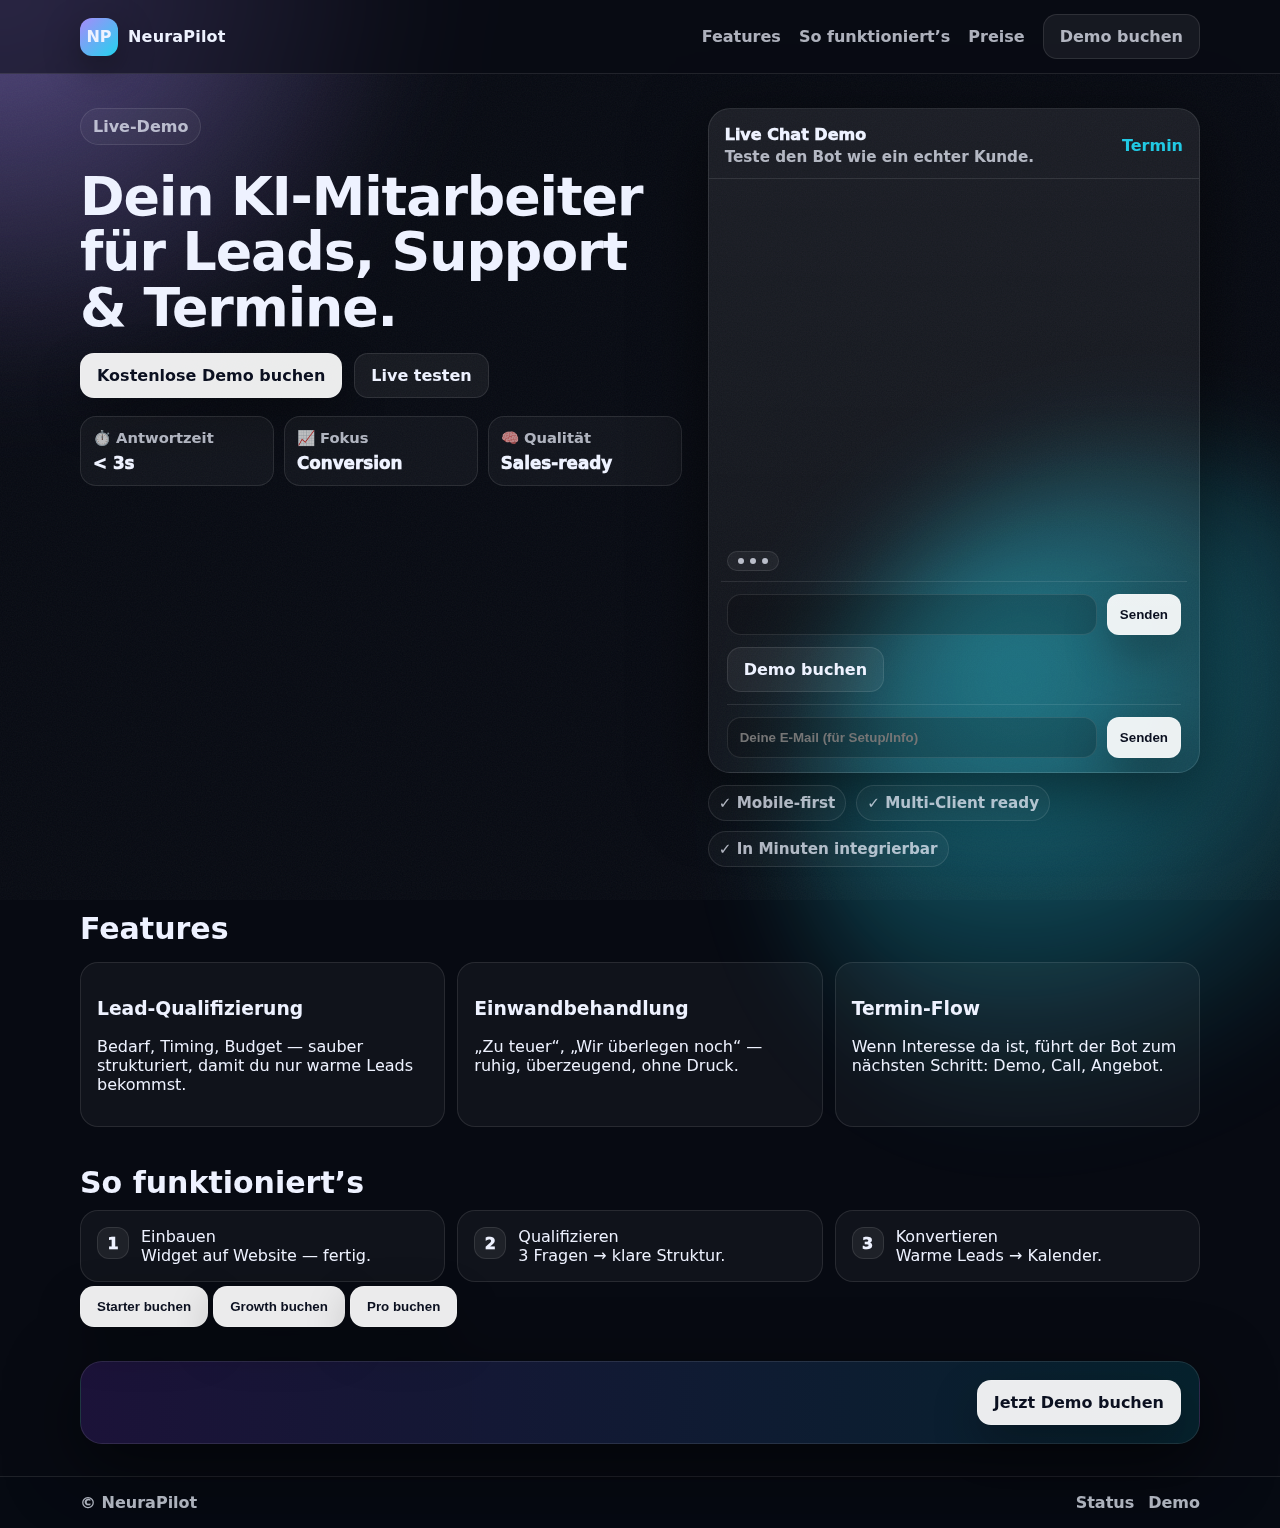
<file: templates/index.html>
<!doctype html>
<html lang="de">
<head>
  <meta charset="utf-8"/>
  <meta name="viewport" content="width=device-width, initial-scale=1"/>
  <title>NeuraPilot — KI für Leads & Support</title>
  <meta name="description" content="Qualifiziert Leads, behandelt Einwände und bucht Termine — 24/7."/>
  <link rel="stylesheet" href="/static/style.css"/>
</head>
<body data-client="{{ client_id }}">
  <div class="bg">
    <div class="blob blob--a"></div>
    <div class="blob blob--b"></div>
    <div class="noise"></div>
  </div>

  <header class="topbar">
    <div class="container topbar__inner">
      <a class="brand" href="#">
        <span class="brand__mark" id="brandMark">NP</span>
        <span class="brand__name" id="brandName">NeuraPilot</span>
      </a>

      <nav class="nav">
        <a href="#features" id="navFeatures">Features</a>
        <a href="#how" id="navHow">So funktioniert’s</a>
        <a href="#pricing" id="navPricing">Preise</a>
        <a class="btn btn--ghost" id="navDemo" href="#" target="_blank" rel="noopener">Demo buchen</a>
      </nav>

      <button class="hamburger" id="hamburger" aria-label="Menü öffnen">
        <span></span><span></span><span></span>
      </button>
    </div>

    <div class="mobileNav" id="mobileNav" aria-hidden="true">
      <a href="#features">Features</a>
      <a href="#how">So funktioniert’s</a>
      <a href="#pricing">Preise</a>
      <a class="btn" id="mobileDemo" href="#" target="_blank" rel="noopener">Demo buchen</a>
    </div>
  </header>

  <main class="container">
    <section class="hero">
      <div class="hero__left reveal">
        <div class="badge" id="badge">Live-Demo</div>
        <h1 id="headline">Dein KI-Mitarbeiter für Leads, Support & Termine.</h1>
        <p class="sub" id="subheadline"></p>

        <div class="cta">
          <a class="btn" id="primaryCta" href="#" target="_blank" rel="noopener">Kostenlose Demo buchen</a>
          <a class="btn btn--ghost" id="secondaryCta" href="#demo">Live testen</a>
        </div>

        <div class="kpis">
          <div class="kpi">
            <div class="kpi__top">⏱️ Antwortzeit</div>
            <div class="kpi__val">&lt; 3s</div>
          </div>
          <div class="kpi">
            <div class="kpi__top">📈 Fokus</div>
            <div class="kpi__val">Conversion</div>
          </div>
          <div class="kpi">
            <div class="kpi__top">🧠 Qualität</div>
            <div class="kpi__val">Sales-ready</div>
          </div>
        </div>
      </div>

      <div class="hero__right reveal" id="demo">
        <div class="card">
          <div class="card__head">
            <div>
              <div class="card__title" id="chatTitle">Live Chat Demo</div>
              <div class="card__sub" id="chatSubtitle">Teste den Bot wie ein echter Kunde.</div>
            </div>
            <a class="link" id="demoLinkTop" href="#" target="_blank" rel="noopener">Termin</a>
          </div>

          <div class="chat">
            <div class="chat__msgs" id="msgs" aria-live="polite"></div>

            <div class="chat__typing" id="typing" hidden>
              <span class="dot"></span><span class="dot"></span><span class="dot"></span>
            </div>

            <div class="chat__bar">
              <input id="input" class="chat__input" autocomplete="off" aria-label="Nachricht"/>
              <button id="send" class="btn btn--small">Senden</button>
            </div>

            <div class="chat__hint" id="chatHint"></div>

<div class="chat__actions" id="actions" hidden>
  <a class="btn btn--ghost" id="actionDemo" href="#" target="_blank" rel="noopener">Demo buchen</a>
</div>

<div class="leadbar" id="leadbar" hidden>
  <input class="leadbar__input" id="leadEmail" type="email" placeholder="Deine E-Mail (für Setup/Info)" />
  <button class="btn btn--small" id="leadSend">Senden</button>
</div>

<div class="leadbar__hint" id="leadHint" hidden>
  Wir schicken dir nur das Setup/Infos — kein Spam.
</div>
          </div>
        </div>

        <div class="micro">
          <span>✓ Mobile-first</span>
          <span>✓ Multi-Client ready</span>
          <span>✓ In Minuten integrierbar</span>
        </div>
      </div>
    </section>

    <section id="features" class="section reveal">
      <h2 id="featuresTitle">Features</h2>
      <p class="section__sub" id="featuresSubtitle"></p>

      <div class="grid">
        <div class="box">
          <h3>Lead-Qualifizierung</h3>
          <p>Bedarf, Timing, Budget — sauber strukturiert, damit du nur warme Leads bekommst.</p>
        </div>
        <div class="box">
          <h3>Einwandbehandlung</h3>
          <p>„Zu teuer“, „Wir überlegen noch“ — ruhig, überzeugend, ohne Druck.</p>
        </div>
        <div class="box">
          <h3>Termin-Flow</h3>
          <p>Wenn Interesse da ist, führt der Bot zum nächsten Schritt: Demo, Call, Angebot.</p>
        </div>
      </div>
    </section>

    <section id="how" class="section reveal">
      <h2>So funktioniert’s</h2>
      <div class="steps">
        <div class="step">
          <div class="step__n">1</div>
          <div>
            <div class="step__t">Einbauen</div>
            <div class="step__p">Widget auf Website — fertig.</div>
          </div>
        </div>
        <div class="step">
          <div class="step__n">2</div>
          <div>
            <div class="step__t">Qualifizieren</div>
            <div class="step__p">3 Fragen → klare Struktur.</div>
          </div>
        </div>
        <div class="step">
          <div class="step__n">3</div>
          <div>
            <div class="step__t">Konvertieren</div>
            <div class="step__p">Warme Leads → Kalender.</div>
          </div>
        </div>
      </div>
    </section>

<button class="btn" onclick="buy('starter')">Starter buchen</button>
<button class="btn" onclick="buy('growth')">Growth buchen</button>
<button class="btn" onclick="buy('pro')">Pro buchen</button>

<script>
async function buy(plan){
  const r = await fetch("/billing/checkout", {
    method:"POST",
    headers: {"Content-Type":"application/json"},
    body: JSON.stringify({plan})
  });
  const d = await r.json();
  if(d.url) window.location.href = d.url;
  else alert(d.error || "Payment error");
}
</script>

    <section class="section reveal">
      <div class="ctaCard">
        <div>
          <h2 id="closingTitle"></h2>
          <p id="closingSubtitle"></p>
        </div>
        <a class="btn" id="closingCta" href="#" target="_blank" rel="noopener">Jetzt Demo buchen</a>
      </div>
    </section>
  </main>

  <footer class="footer">
    <div class="container footer__inner">
      <div>© <span id="year"></span> <span id="brandNameFooter">NeuraPilot</span></div>
      <div class="footer__links">
        <a href="/health">Status</a>
        <a id="footerDemo" href="#" target="_blank" rel="noopener">Demo</a>
      </div>
    </div>
  </footer>

  <script src="/static/app.js" defer></script>
</body>
</html>
</file>
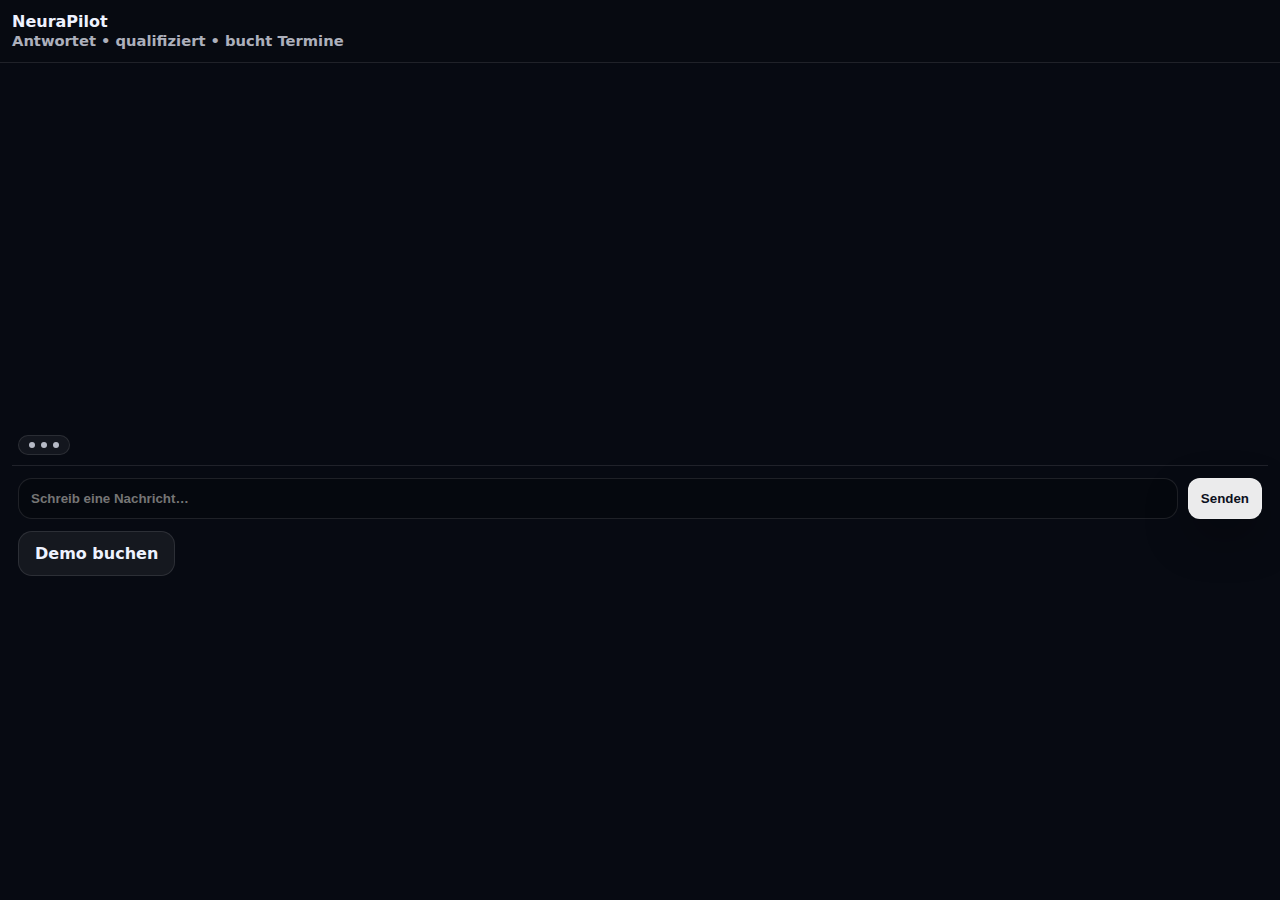
<file: templates/embed.html>
<!doctype html>
<html lang="de">
<head>
  <meta charset="utf-8"/>
  <meta name="viewport" content="width=device-width, initial-scale=1"/>
  <link rel="stylesheet" href="/static/style.css"/>
  <style>
    body{margin:0}
    .embedShell{height:100vh; display:flex; flex-direction:column;}
    .embedTop{padding:12px 12px; border-bottom:1px solid var(--line); background:rgba(7,10,18,.85)}
    .embedTop b{display:block}
    .embedTop span{color:var(--muted); font-weight:650; font-size:.92rem}
    .embedChat{flex:1}
  </style>
</head>
<body data-client="{{ client_id }}">
  <div class="embedShell">
    <div class="embedTop">
      <b id="brandName">NeuraPilot</b>
      <span>Antwortet • qualifiziert • bucht Termine</span>
    </div>

    <div class="embedChat">
      <div class="chat" style="padding:12px">
        <div class="chat__msgs" id="msgs"></div>
        <div class="chat__typing" id="typing" hidden>
          <span class="dot"></span><span class="dot"></span><span class="dot"></span>
        </div>
        <div class="chat__bar">
          <input id="input" class="chat__input" placeholder="Schreib eine Nachricht…" autocomplete="off"/>
          <button id="send" class="btn btn--small">Senden</button>
        </div>

        <div class="chat__actions" id="actions" hidden>
          <a class="btn btn--ghost" id="actionDemo" href="#" target="_blank" rel="noopener">Demo buchen</a>
        </div>
      </div>
    </div>
  </div>

  <script src="/static/app.js" defer></script>
</body>
</html>
</file>
<file: static/style.css>
:root{
  --bg:#070A12;
  --accentA:#a78bfa;
  --accentB:#22d3ee;
  --text:#EEF2FF;
  --muted: rgba(238,242,255,.72);
  --line: rgba(255,255,255,.10);
  --shadow: 0 20px 70px rgba(0,0,0,.55);
  --radius: 22px;
  --cardOpacity: .08;
}

*{box-sizing:border-box}
html,body{height:100%}
body{
  margin:0;
  font-family: ui-sans-serif, system-ui, -apple-system, Segoe UI, Roboto, Arial;
  color:var(--text);
  background: var(--bg);
  overflow-x:hidden;
}

.container{width:min(1120px, 92%); margin:0 auto;}

.bg{position:fixed; inset:0; z-index:-3;}
.blob{
  position:absolute;
  width:720px; height:720px;
  filter: blur(55px);
  opacity:.55;
  border-radius: 999px;
  animation: float 10s ease-in-out infinite;
}
.blob--a{left:-220px; top:-260px; background: radial-gradient(circle at 30% 30%, var(--accentA), transparent 62%);}
.blob--b{right:-240px; bottom:-280px; background: radial-gradient(circle at 30% 30%, var(--accentB), transparent 62%); animation-delay: -3s;}
.noise{
  position:absolute; inset:0;
  background-image:url("data:image/svg+xml,%3Csvg xmlns='http://www.w3.org/2000/svg' width='220' height='220'%3E%3Cfilter id='n'%3E%3CfeTurbulence type='fractalNoise' baseFrequency='.8' numOctaves='3' stitchTiles='stitch'/%3E%3C/filter%3E%3Crect width='220' height='220' filter='url(%23n)' opacity='.22'/%3E%3C/svg%3E");
  mix-blend-mode: overlay;
  opacity:.22;
}
@keyframes float{
  0%,100%{transform: translate(0,0) scale(1);}
  50%{transform: translate(40px, -28px) scale(1.05);}
}

.topbar{
  position:sticky; top:0; z-index:50;
  backdrop-filter: blur(14px);
  background: rgba(7,10,18,.55);
  border-bottom: 1px solid var(--line);
}
.topbar__inner{
  display:flex; align-items:center; justify-content:space-between;
  padding: 14px 0;
  gap: 14px;
}
.brand{display:flex; align-items:center; gap:10px; text-decoration:none; color:var(--text);}
.brand__mark{
  width:38px; height:38px; border-radius:12px;
  display:grid; place-items:center;
  background: linear-gradient(135deg, var(--accentA), var(--accentB));
  box-shadow: 0 12px 35px rgba(0,0,0,.35);
  font-weight:900;
}
.brand__name{font-weight:800; letter-spacing:.2px;}

.nav{display:flex; align-items:center; gap:18px;}
.nav a{color:var(--muted); text-decoration:none; font-weight:650;}
.nav a:hover{color:var(--text);}

.hamburger{
  display:none;
  width:44px; height:44px; border-radius:14px;
  border:1px solid var(--line);
  background: rgba(255,255,255,.04);
}
.hamburger span{
  display:block; height:2px; width:18px;
  background: var(--text);
  margin: 4px auto;
  border-radius: 2px;
  opacity:.9;
}
.mobileNav{
  display:none;
  padding: 10px 0 16px;
  border-top: 1px solid var(--line);
}
.mobileNav a{
  display:block;
  padding: 12px 0;
  color: var(--muted);
  text-decoration:none;
  font-weight:650;
}
.mobileNav a:hover{color:var(--text);}

.hero{
  display:grid;
  grid-template-columns: 1.1fr .9fr;
  gap: 26px;
  padding: 34px 0 10px;
  align-items:start;
}
.badge{
  display:inline-flex;
  gap:8px;
  align-items:center;
  padding: 8px 12px;
  border-radius: 999px;
  border: 1px solid var(--line);
  background: rgba(255,255,255,.04);
  color: var(--muted);
  font-weight:650;
  margin-bottom: 14px;
}
h1{
  font-size: clamp(36px, 4.2vw, 56px);
  line-height: 1.03;
  margin: 10px 0 14px;
  letter-spacing: -.02em;
}
.sub{
  color: var(--muted);
  font-size: 1.05rem;
  line-height: 1.55;
  margin: 0 0 18px;
}
.cta{display:flex; gap:12px; flex-wrap:wrap; margin-bottom: 18px;}

.btn{
  display:inline-flex;
  align-items:center;
  justify-content:center;
  gap:10px;
  padding: 12px 16px;
  border-radius: 14px;
  border: 1px solid rgba(255,255,255,.16);
  background: rgba(255,255,255,.92);
  color: #0b1020;
  text-decoration:none;
  font-weight:900;
  box-shadow: 0 18px 45px rgba(0,0,0,.28);
  transition: transform .15s ease, box-shadow .15s ease, background .15s ease;
}
.btn:hover{transform: translateY(-1px); box-shadow: 0 24px 60px rgba(0,0,0,.35);}
.btn--ghost{
  background: rgba(255,255,255,.06);
  color: var(--text);
  border: 1px solid var(--line);
  box-shadow: none;
}
.btn--ghost:hover{background: rgba(255,255,255,.09); box-shadow:none;}
.btn--small{padding: 10px 12px; border-radius: 12px; font-weight:900;}

.kpis{
  display:grid;
  grid-template-columns: repeat(3, 1fr);
  gap: 10px;
}
.kpi{
  padding: 12px 12px;
  border-radius: 16px;
  border: 1px solid var(--line);
  background: rgba(255,255,255,.04);
}
.kpi__top{color: var(--muted); font-weight:700; font-size:.92rem;}
.kpi__val{font-size: 1.05rem; font-weight:950; margin-top: 6px;}

.card{
  border-radius: var(--radius);
  border: 1px solid var(--line);
  background: linear-gradient(180deg, rgba(255,255,255,var(--cardOpacity)), rgba(255,255,255,.04));
  box-shadow: var(--shadow);
  overflow:hidden;
}
.card__head{
  display:flex; align-items:center; justify-content:space-between;
  padding: 16px 16px 12px;
  border-bottom: 1px solid var(--line);
}
.card__title{font-weight:950;}
.card__sub{color: var(--muted); margin-top:4px; font-weight:650; font-size:.95rem;}
.link{color: rgba(34,211,238,.95); text-decoration:none; font-weight:900;}
.link:hover{text-decoration:underline;}

.chat{padding: 12px 12px 14px;}
.chat__msgs{
  height: 360px;
  overflow:auto;
  padding: 8px 6px;
  display:flex;
  flex-direction:column;
  gap: 10px;
  scroll-behavior:smooth;
}
.bubble{
  max-width: 86%;
  padding: 10px 12px;
  border-radius: 18px;
  border: 1px solid rgba(255,255,255,.10);
  background: rgba(255,255,255,.06);
  line-height: 1.45;
  white-space: pre-wrap;
  word-wrap: break-word;
  animation: pop .18s ease-out;
}
.bubble--me{
  align-self:flex-end;
  background: rgba(34,211,238,.14);
  border-color: rgba(34,211,238,.22);
}
.bubble--bot{
  align-self:flex-start;
  background: rgba(167,139,250,.14);
  border-color: rgba(167,139,250,.22);
}
@keyframes pop{from{transform: translateY(6px); opacity:0}to{transform: translateY(0); opacity:1}}

.chat__typing{
  display:flex; align-items:center; gap:6px;
  padding: 6px 10px;
  margin: 0 6px 10px;
  width: fit-content;
  border-radius: 999px;
  border: 1px solid rgba(255,255,255,.10);
  background: rgba(255,255,255,.05);
}
.dot{
  width:6px; height:6px; border-radius:999px;
  background: rgba(238,242,255,.75);
  animation: bounce 1.1s infinite ease-in-out;
}
.dot:nth-child(2){animation-delay:.12s}
.dot:nth-child(3){animation-delay:.24s}
@keyframes bounce{0%,80%,100%{transform: translateY(0); opacity:.55}40%{transform: translateY(-5px); opacity:1}}

.chat__bar{
  display:flex; gap:10px;
  border-top: 1px solid var(--line);
  padding: 12px 6px 0;
}
.chat__input{
  flex:1;
  border-radius: 14px;
  border: 1px solid var(--line);
  background: rgba(0,0,0,.18);
  color: var(--text);
  padding: 12px 12px;
  outline:none;
  font-weight:650;
}
.chat__input:focus{
  border-color: rgba(34,211,238,.45);
  box-shadow: 0 0 0 4px rgba(34,211,238,.12);
}
.chat__hint{
  color: var(--muted);
  font-weight:650;
  font-size:.92rem;
  margin: 10px 6px 0;
}
.chat__actions{
  margin: 12px 6px 0;
  display:flex;
  gap:10px;
}

.micro{
  display:flex; flex-wrap:wrap;
  gap: 10px;
  margin-top: 12px;
  color: var(--muted);
  font-weight:650;
  font-size:.95rem;
}
.micro span{
  padding: 8px 10px;
  border-radius: 999px;
  border:1px solid var(--line);
  background: rgba(255,255,255,.03);
}

.section{padding: 34px 0 4px;}
.section h2{margin: 0 0 10px; font-size: clamp(22px, 2.4vw, 30px);}
.section__sub{margin: 0 0 16px; color: var(--muted); font-weight:650;}

.grid, .steps, .pricing{display:grid; gap: 12px;}
.grid{grid-template-columns: repeat(3, 1fr);}
.steps{grid-template-columns: repeat(3, 1fr);}
.pricing{grid-template-columns: repeat(3, 1fr);}

.box, .step, .price{
  padding: 16px;
  border-radius: 18px;
  border: 1px solid var(--line);
  background: rgba(255,255,255,.04);
}
.step{display:flex; gap:12px;}
.step__n{
  width:32px; height:32px; border-radius: 12px;
  display:grid; place-items:center;
  background: rgba(255,255,255,.06);
  border:1px solid var(--line);
  font-weight:950;
}
.price{position:relative; padding: 18px;}
.price--hot{
  background: linear-gradient(180deg, rgba(34,211,238,.12), rgba(167,139,250,.10));
  border-color: rgba(255,255,255,.16);
}
.price__tag{
  position:absolute; top:14px; right:14px;
  padding: 6px 10px;
  border-radius: 999px;
  font-weight:950;
  font-size:.85rem;
  border:1px solid rgba(255,255,255,.18);
  background: rgba(255,255,255,.08);
}
.price__name{font-weight:950;}
.price__val{font-weight:980; font-size: 1.7rem; margin: 10px 0 12px;}
.price__val span{font-weight:800; font-size: .95rem; color: var(--muted);}
.price ul{margin: 0 0 14px; padding-left: 18px; color: var(--muted); font-weight:650;}
.price li{margin: 6px 0;}

.ctaCard{
  display:flex; align-items:center; justify-content:space-between;
  gap: 14px;
  padding: 18px;
  border-radius: 22px;
  border: 1px solid var(--line);
  background: linear-gradient(90deg, rgba(124,58,237,.18), rgba(6,182,212,.14));
  box-shadow: var(--shadow);
}
.footer{
  margin-top: 28px;
  border-top: 1px solid var(--line);
  background: rgba(7,10,18,.6);
}
.footer__inner{
  padding: 16px 0;
  display:flex; justify-content:space-between; align-items:center;
  color: var(--muted);
  font-weight:650;
}
.footer__links{display:flex; gap:14px;}
.footer__links a{color: var(--muted); text-decoration:none; font-weight:700;}
.footer__links a:hover{color: var(--text);}

/* Reveal: visible by default. JS adds .js to html to animate */
.reveal{opacity:1; transform:none;}
html.js .reveal{
  opacity:0;
  transform: translateY(14px);
  transition: opacity .6s ease, transform .6s ease;
}
html.js .reveal.is-in{opacity:1; transform: translateY(0);}

/* Responsive */
@media (max-width: 980px){
  .hero{grid-template-columns: 1fr; padding-top: 22px;}
  .grid,.pricing,.steps{grid-template-columns: 1fr;}
  .kpis{grid-template-columns: 1fr;}
  .nav{display:none;}
  .hamburger{display:block;}
  .ctaCard{flex-direction:column; align-items:flex-start;}
}

/* Reduced motion */
@media (prefers-reduced-motion: reduce){
  .blob{animation:none;}
  html.js .reveal{transition:none;}
  .bubble{animation:none;}
  .dot{animation:none;}
}

.leadbar{
  display:flex;
  gap:10px;
  margin: 12px 6px 0;
  padding-top: 12px;
  border-top: 1px solid var(--line);
}
.leadbar__input{
  flex:1;
  border-radius: 14px;
  border: 1px solid var(--line);
  background: rgba(0,0,0,.18);
  color: var(--text);
  padding: 12px 12px;
  outline:none;
  font-weight:650;
}
.leadbar__input:focus{
  border-color: rgba(34,211,238,.45);
  box-shadow: 0 0 0 4px rgba(34,211,238,.12);
}
.leadbar__hint{
  margin: 8px 6px 0;
  color: var(--muted);
  font-weight:650;
  font-size:.9rem;
}

/* --- Interaction fix: background layers should not capture clicks --- */
.bg, .noise, .blob {
  pointer-events: none !important;
}

main, .container {
  position: relative;
  z-index: 1;
}
</file>
